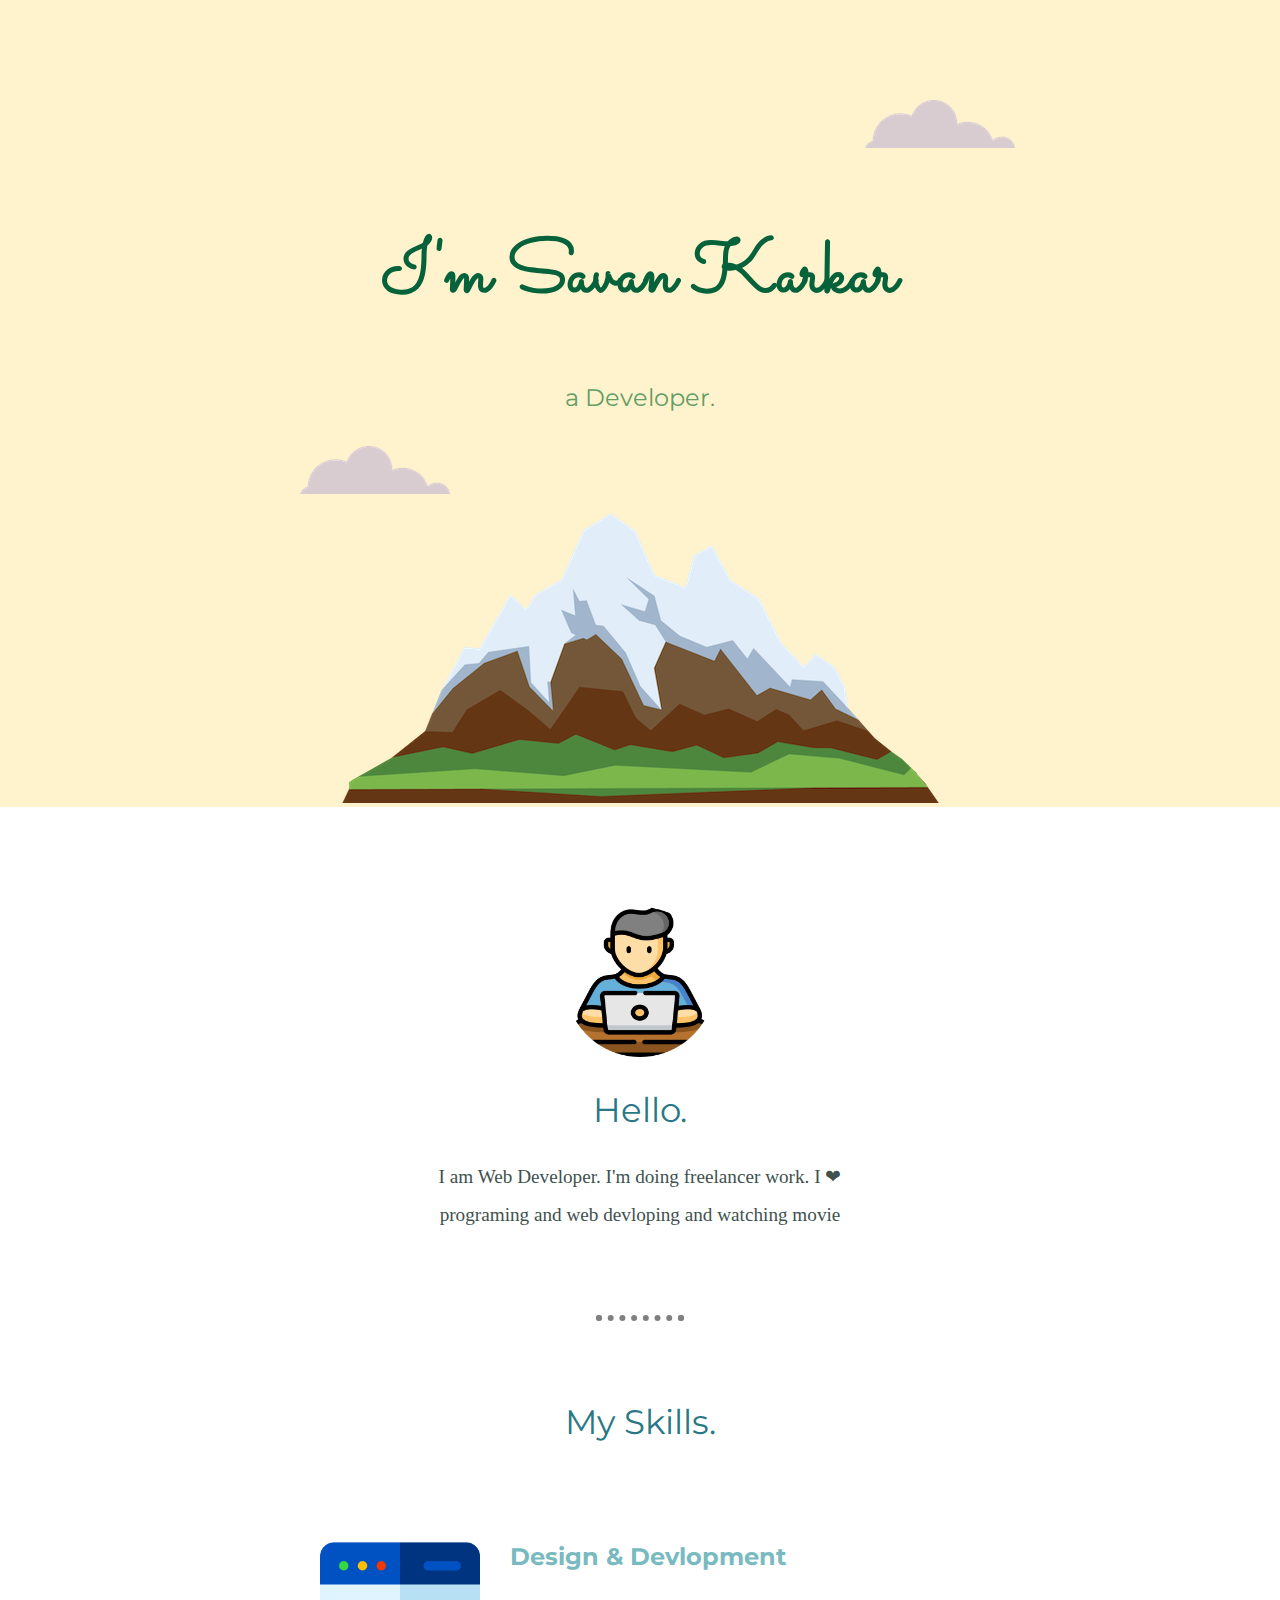
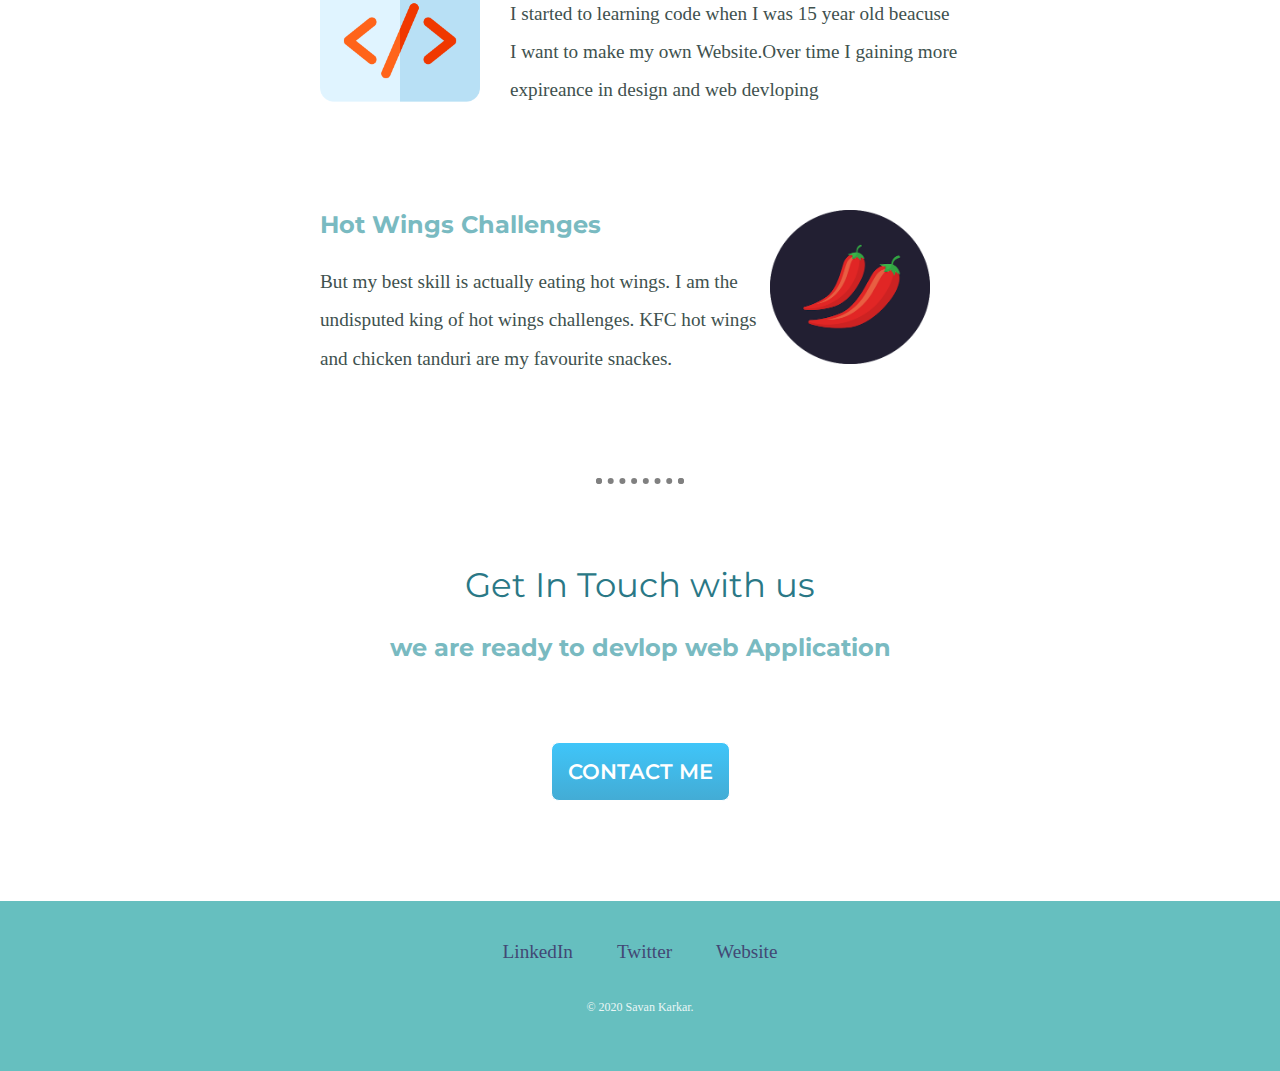
<file: index.html>
<!DOCTYPE html>
<html lang="en" dir="ltr">
  <head>
    <meta charset="utf-8">
    <title>Savan Karkar</title>
    <link rel="stylesheet" href="CCS\Savan.css">
    <link rel="icon" href="favicon.ico">
    <link href="https://fonts.googleapis.com/css2?family=Merriweather:wght@300&family=Sacramento&display=swap" rel="stylesheet">
    <link href="https://fonts.googleapis.com/css?family=Montserrat:700i|Roboto:700&display=swap" rel="stylesheet">
  </head>
  <body>
  <div class="top-Container">
    <img class="top-cloud" src="Images\cloud.png" alt="">
    <h1>I'm Savan Karkar</h1>
    <p class="dev">a Developer.</p>
    <img class="bottom-cloud" src="Images\cloud.png" alt="">
    <img src="Images\mountain.png" alt="">
  </div>
  <div class="middle-container">
    <div class="profile">
      <img class="profile-img"src="Images\circle-cropped.png" alt="profile img">
      <h2>Hello.</h2>
      <p class="profile-discription">I am Web Developer. I'm doing freelancer work. I ❤ programing and web devloping and watching movie</p>
    </div>
    <hr>
    <div class="skills">
      <h2>My Skills.</h2>
      <div class="skill-row">
        <img class="skill-img" src="Images\interface.png" alt="">
        <h3>Design & Devlopment</h3>
        <p>I started to learning code when I was 15 year old beacuse I want to make my own Website.Over time I gaining more expireance in design and web devloping</p>
      </div>
      <div class="skill-row">
        <img class="skill-code" src="Images\chillies.png" alt="">
        <h3>Hot Wings Challenges</h3>
        <p>But my best skill is actually eating hot wings. I am the undisputed king of hot wings challenges. KFC hot wings and chicken tanduri are my favourite snackes.</p>
      </div>
    </div>
    <hr>
    <div class="contact-me">
      <h2>Get In Touch with us</h2>
      <h3 class="touch">we are ready to devlop web Application</h3>
      <a class="BTN" href="contactme.html">CONTACT ME</a>
    </div>
    </div>

  <div class="bottom-container">
    <a class="footer-link" href="https://www.linkedin.com/">LinkedIn</a>
    <a class="footer-link" href="https://twitter.com/">Twitter</a>
    <a class="footer-link" href="https://savankarkar.github.io/Webdevloping/">Website</a>
    <p class="copy">© 2020 Savan Karkar.</p>
  </div>

  </body>
</html>
</file>
